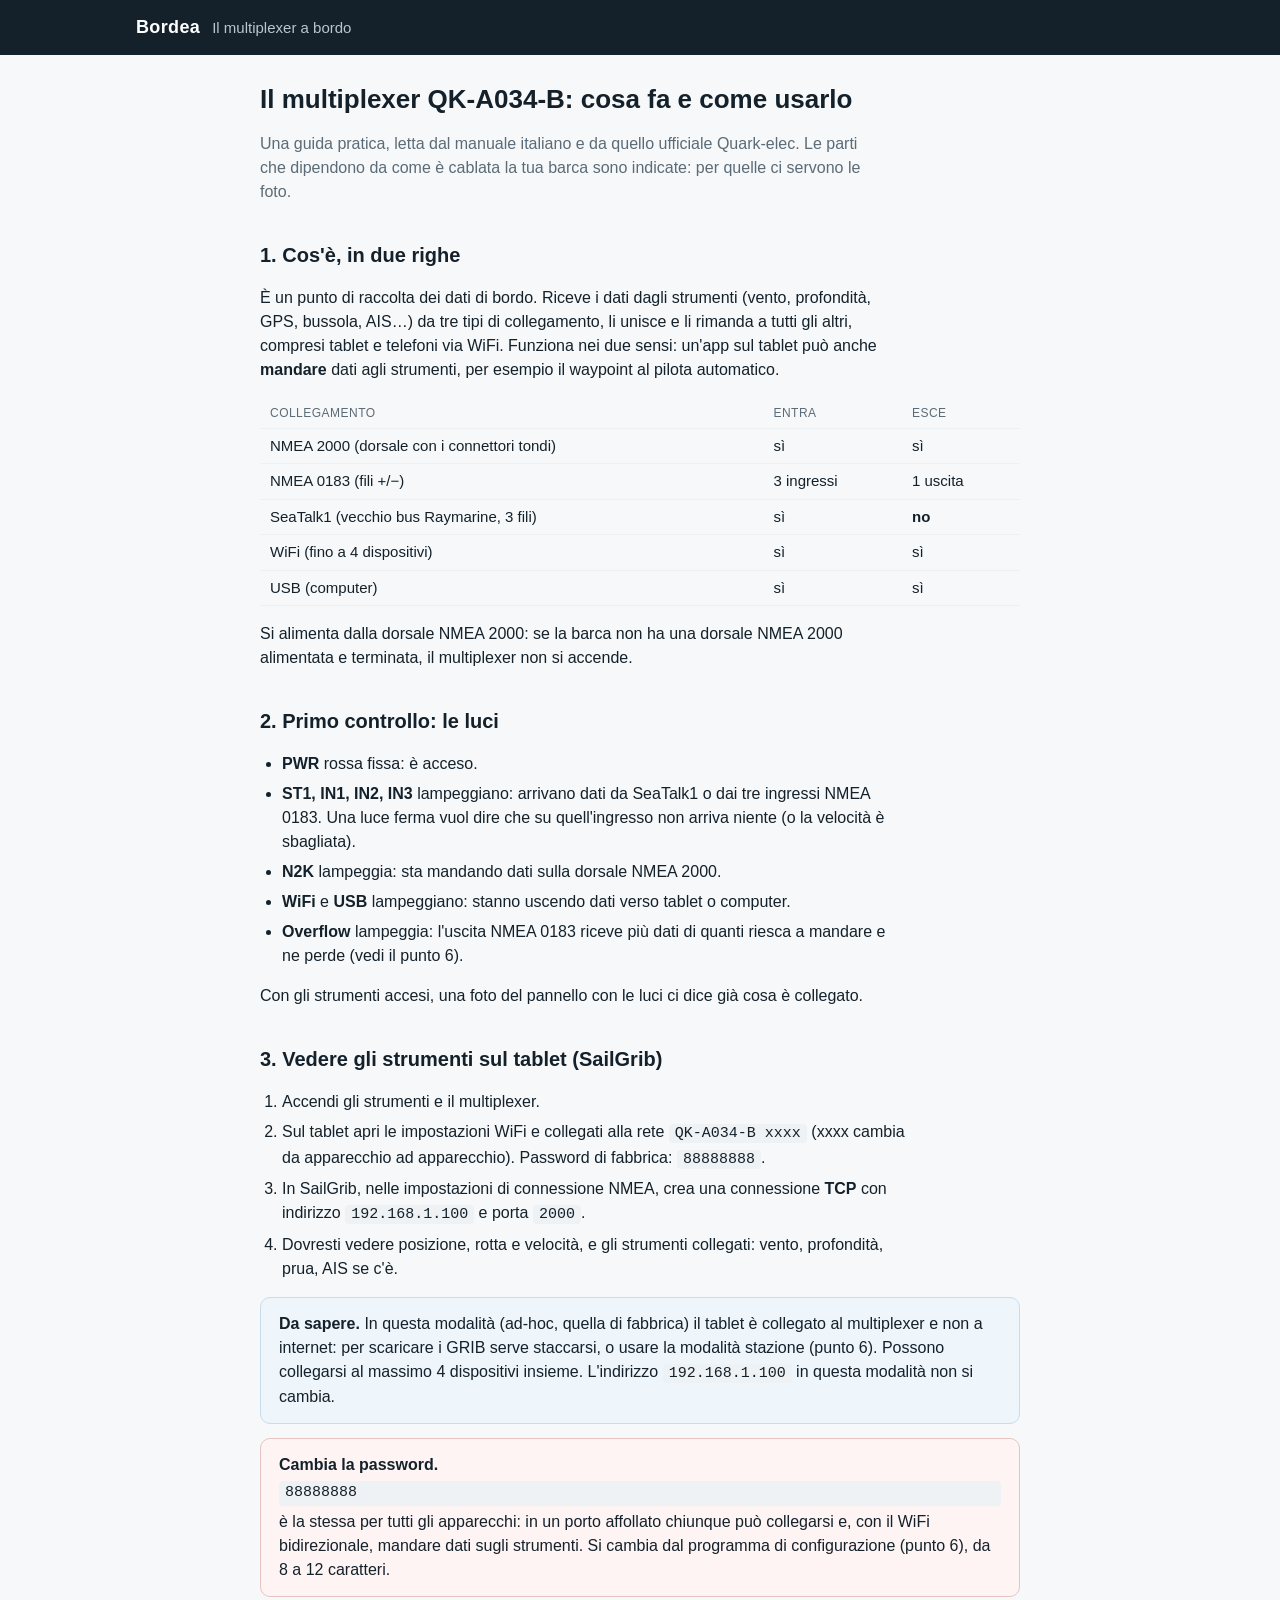
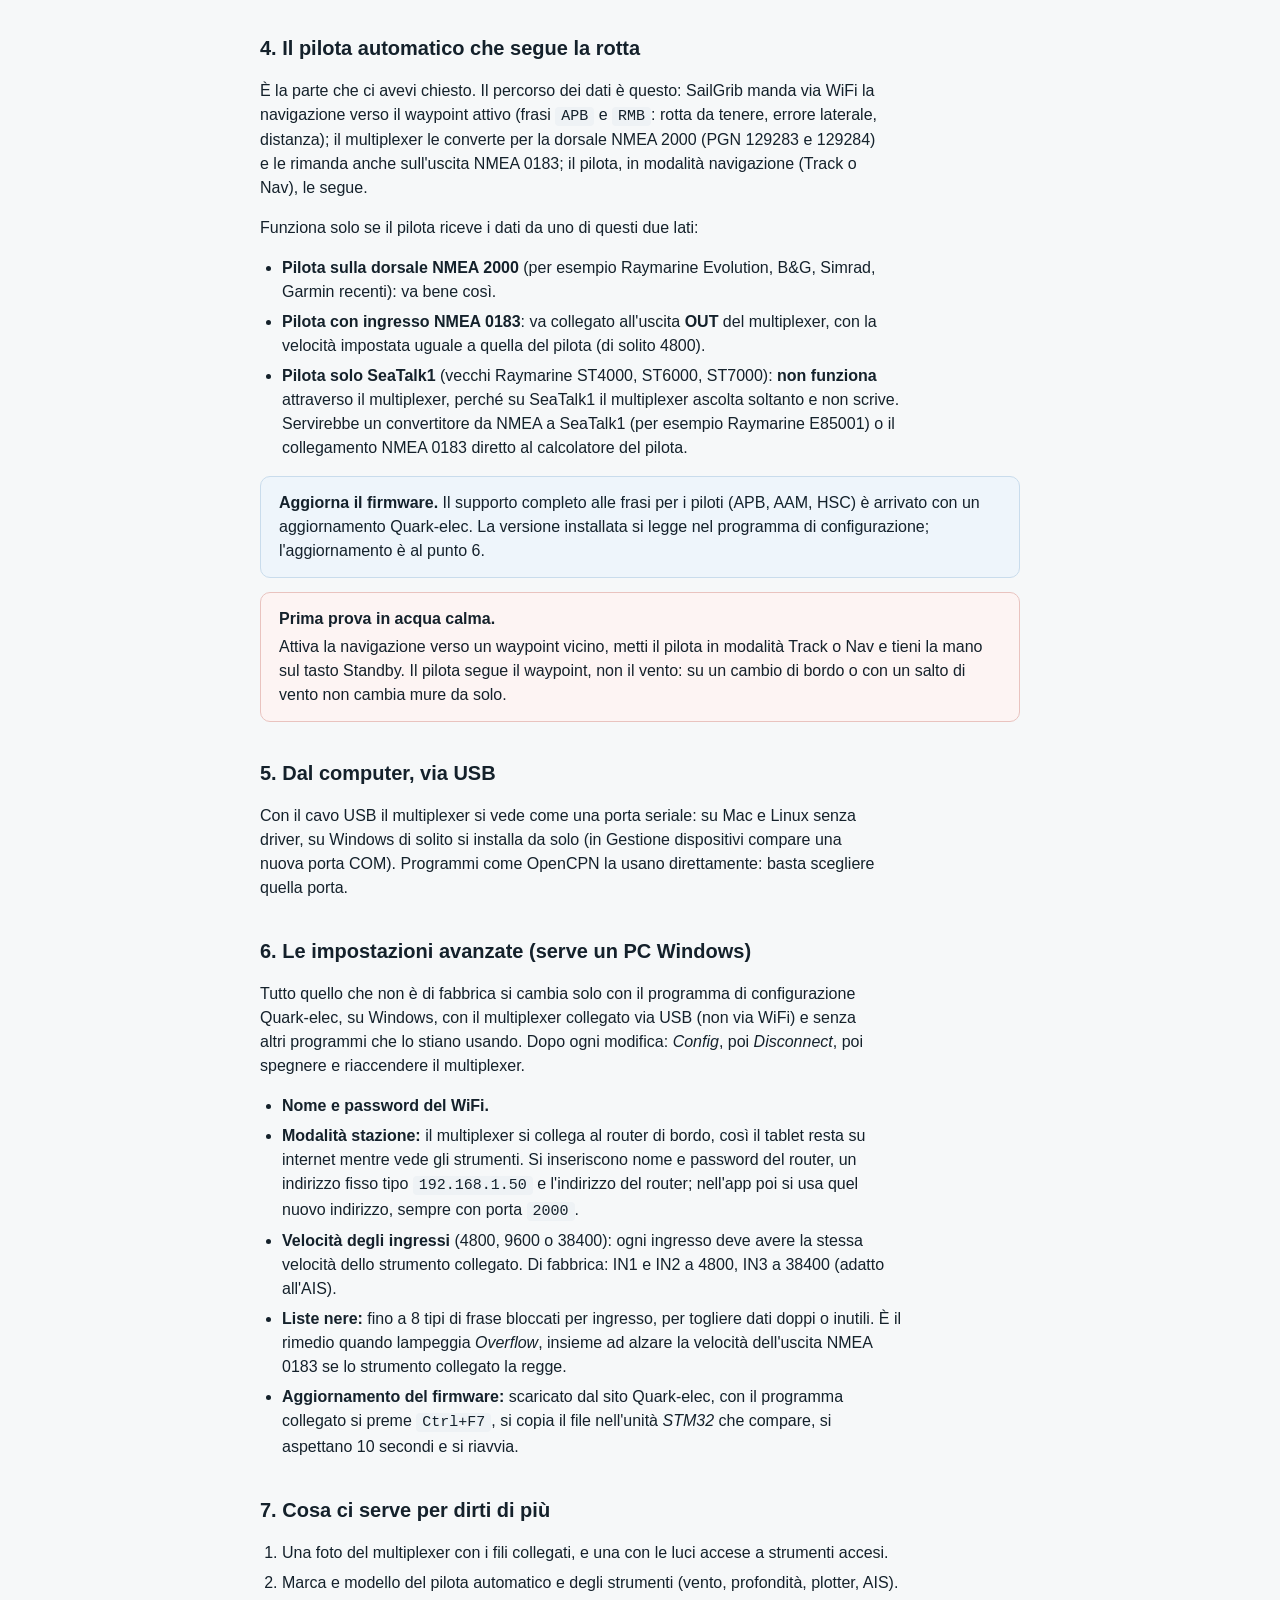
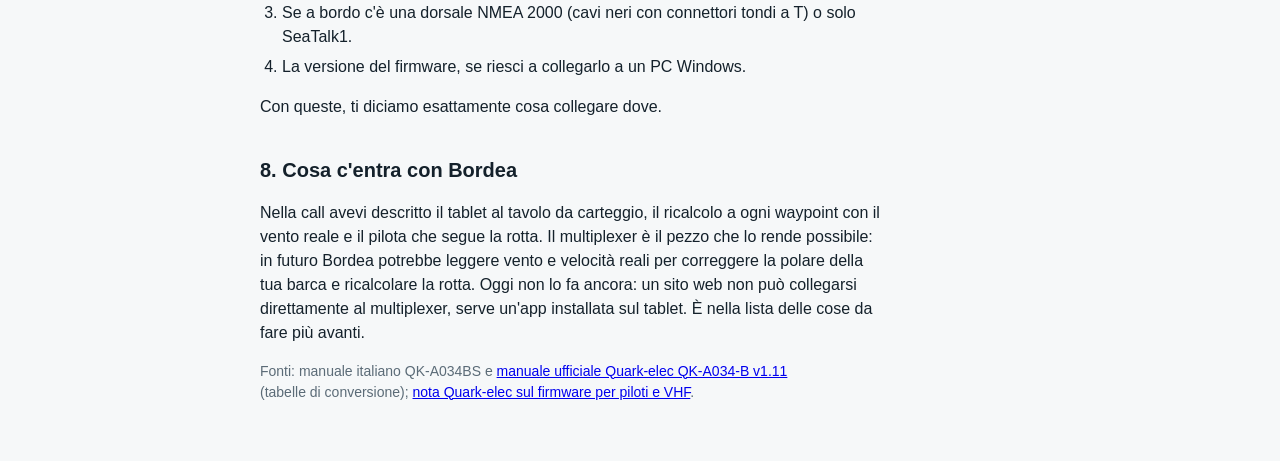
<file: multiplexer.html>
<!DOCTYPE html>
<html lang="it">
<head>
  <meta charset="utf-8">
  <meta name="viewport" content="width=device-width, initial-scale=1">
  <meta name="robots" content="noindex, nofollow">
  <title>Bordea · Il multiplexer QK-A034-B a bordo</title>
  <link rel="stylesheet" href="style.css">
  <style>
    .doc { max-width: 760px; padding: 28px 0 56px; }
    .doc h1 { font-size: 26px; line-height: 1.25; margin: 0 0 12px; }
    .doc h2 { font-size: 20px; margin: 36px 0 10px; }
    .doc p, .doc li { max-width: 70ch; }
    .doc ol, .doc ul { padding-left: 22px; }
    .doc li { margin-bottom: 6px; }
    .lead { color: var(--muted); }
    .box { background: var(--card); border: 1px solid var(--line); border-radius: var(--radius); padding: 14px 18px; margin: 14px 0; }
    .box.warn { border-color: #e9c3bf; background: #fdf4f3; }
    .box.tip { border-color: #c9dcec; background: #eef5fb; }
    .doc table { font-size: 15px; margin: 8px 0; }
    .doc td, .doc th { white-space: normal; text-align: left; vertical-align: top; }
    code { background: #eef2f5; padding: 1px 6px; border-radius: 4px; font-size: 15px; }
    .src { font-size: 14px; color: var(--muted); }
  </style>
</head>
<body>
  <header class="top">
    <div class="wrap">
      <span class="brand">Bordea</span>
      <span class="top-title">Il multiplexer a bordo</span>
    </div>
  </header>
  <main class="wrap doc">
    <h1>Il multiplexer QK-A034-B: cosa fa e come usarlo</h1>
    <p class="lead">Una guida pratica, letta dal manuale italiano e da quello ufficiale Quark-elec. Le parti che dipendono da come è cablata la tua barca sono indicate: per quelle ci servono le foto.</p>

    <h2>1. Cos'è, in due righe</h2>
    <p>È un punto di raccolta dei dati di bordo. Riceve i dati dagli strumenti (vento, profondità, GPS, bussola, AIS…) da tre tipi di collegamento, li unisce e li rimanda a tutti gli altri, compresi tablet e telefoni via WiFi. Funziona nei due sensi: un'app sul tablet può anche <b>mandare</b> dati agli strumenti, per esempio il waypoint al pilota automatico.</p>
    <table>
      <thead><tr><th>Collegamento</th><th>Entra</th><th>Esce</th></tr></thead>
      <tbody>
        <tr><td>NMEA 2000 (dorsale con i connettori tondi)</td><td>sì</td><td>sì</td></tr>
        <tr><td>NMEA 0183 (fili +/−)</td><td>3 ingressi</td><td>1 uscita</td></tr>
        <tr><td>SeaTalk1 (vecchio bus Raymarine, 3 fili)</td><td>sì</td><td><b>no</b></td></tr>
        <tr><td>WiFi (fino a 4 dispositivi)</td><td>sì</td><td>sì</td></tr>
        <tr><td>USB (computer)</td><td>sì</td><td>sì</td></tr>
      </tbody>
    </table>
    <p>Si alimenta dalla dorsale NMEA 2000: se la barca non ha una dorsale NMEA 2000 alimentata e terminata, il multiplexer non si accende.</p>

    <h2>2. Primo controllo: le luci</h2>
    <ul>
      <li><b>PWR</b> rossa fissa: è acceso.</li>
      <li><b>ST1, IN1, IN2, IN3</b> lampeggiano: arrivano dati da SeaTalk1 o dai tre ingressi NMEA 0183. Una luce ferma vuol dire che su quell'ingresso non arriva niente (o la velocità è sbagliata).</li>
      <li><b>N2K</b> lampeggia: sta mandando dati sulla dorsale NMEA 2000.</li>
      <li><b>WiFi</b> e <b>USB</b> lampeggiano: stanno uscendo dati verso tablet o computer.</li>
      <li><b>Overflow</b> lampeggia: l'uscita NMEA 0183 riceve più dati di quanti riesca a mandare e ne perde (vedi il punto 6).</li>
    </ul>
    <p>Con gli strumenti accesi, una foto del pannello con le luci ci dice già cosa è collegato.</p>

    <h2>3. Vedere gli strumenti sul tablet (SailGrib)</h2>
    <ol>
      <li>Accendi gli strumenti e il multiplexer.</li>
      <li>Sul tablet apri le impostazioni WiFi e collegati alla rete <code>QK-A034-B xxxx</code> (xxxx cambia da apparecchio ad apparecchio). Password di fabbrica: <code>88888888</code>.</li>
      <li>In SailGrib, nelle impostazioni di connessione NMEA, crea una connessione <b>TCP</b> con indirizzo <code>192.168.1.100</code> e porta <code>2000</code>.</li>
      <li>Dovresti vedere posizione, rotta e velocità, e gli strumenti collegati: vento, profondità, prua, AIS se c'è.</li>
    </ol>
    <div class="box tip">
      <b>Da sapere.</b> In questa modalità (ad-hoc, quella di fabbrica) il tablet è collegato al multiplexer e non a internet: per scaricare i GRIB serve staccarsi, o usare la modalità stazione (punto 6). Possono collegarsi al massimo 4 dispositivi insieme. L'indirizzo <code>192.168.1.100</code> in questa modalità non si cambia.
    </div>
    <div class="box warn">
      <b>Cambia la password.</b> <code>88888888</code> è la stessa per tutti gli apparecchi: in un porto affollato chiunque può collegarsi e, con il WiFi bidirezionale, mandare dati sugli strumenti. Si cambia dal programma di configurazione (punto 6), da 8 a 12 caratteri.
    </div>

    <h2>4. Il pilota automatico che segue la rotta</h2>
    <p>È la parte che ci avevi chiesto. Il percorso dei dati è questo: SailGrib manda via WiFi la navigazione verso il waypoint attivo (frasi <code>APB</code> e <code>RMB</code>: rotta da tenere, errore laterale, distanza); il multiplexer le converte per la dorsale NMEA 2000 (PGN 129283 e 129284) e le rimanda anche sull'uscita NMEA 0183; il pilota, in modalità navigazione (Track o Nav), le segue.</p>
    <p>Funziona solo se il pilota riceve i dati da uno di questi due lati:</p>
    <ul>
      <li><b>Pilota sulla dorsale NMEA 2000</b> (per esempio Raymarine Evolution, B&amp;G, Simrad, Garmin recenti): va bene così.</li>
      <li><b>Pilota con ingresso NMEA 0183</b>: va collegato all'uscita <b>OUT</b> del multiplexer, con la velocità impostata uguale a quella del pilota (di solito 4800).</li>
      <li><b>Pilota solo SeaTalk1</b> (vecchi Raymarine ST4000, ST6000, ST7000): <b>non funziona</b> attraverso il multiplexer, perché su SeaTalk1 il multiplexer ascolta soltanto e non scrive. Servirebbe un convertitore da NMEA a SeaTalk1 (per esempio Raymarine E85001) o il collegamento NMEA 0183 diretto al calcolatore del pilota.</li>
    </ul>
    <div class="box tip">
      <b>Aggiorna il firmware.</b> Il supporto completo alle frasi per i piloti (APB, AAM, HSC) è arrivato con un aggiornamento Quark-elec. La versione installata si legge nel programma di configurazione; l'aggiornamento è al punto 6.
    </div>
    <div class="box warn">
      <b>Prima prova in acqua calma.</b> Attiva la navigazione verso un waypoint vicino, metti il pilota in modalità Track o Nav e tieni la mano sul tasto Standby. Il pilota segue il waypoint, non il vento: su un cambio di bordo o con un salto di vento non cambia mure da solo.
    </div>

    <h2>5. Dal computer, via USB</h2>
    <p>Con il cavo USB il multiplexer si vede come una porta seriale: su Mac e Linux senza driver, su Windows di solito si installa da solo (in Gestione dispositivi compare una nuova porta COM). Programmi come OpenCPN la usano direttamente: basta scegliere quella porta.</p>

    <h2>6. Le impostazioni avanzate (serve un PC Windows)</h2>
    <p>Tutto quello che non è di fabbrica si cambia solo con il programma di configurazione Quark-elec, su Windows, con il multiplexer collegato via USB (non via WiFi) e senza altri programmi che lo stiano usando. Dopo ogni modifica: <i>Config</i>, poi <i>Disconnect</i>, poi spegnere e riaccendere il multiplexer.</p>
    <ul>
      <li><b>Nome e password del WiFi.</b></li>
      <li><b>Modalità stazione:</b> il multiplexer si collega al router di bordo, così il tablet resta su internet mentre vede gli strumenti. Si inseriscono nome e password del router, un indirizzo fisso tipo <code>192.168.1.50</code> e l'indirizzo del router; nell'app poi si usa quel nuovo indirizzo, sempre con porta <code>2000</code>.</li>
      <li><b>Velocità degli ingressi</b> (4800, 9600 o 38400): ogni ingresso deve avere la stessa velocità dello strumento collegato. Di fabbrica: IN1 e IN2 a 4800, IN3 a 38400 (adatto all'AIS).</li>
      <li><b>Liste nere:</b> fino a 8 tipi di frase bloccati per ingresso, per togliere dati doppi o inutili. È il rimedio quando lampeggia <i>Overflow</i>, insieme ad alzare la velocità dell'uscita NMEA 0183 se lo strumento collegato la regge.</li>
      <li><b>Aggiornamento del firmware:</b> scaricato dal sito Quark-elec, con il programma collegato si preme <code>Ctrl+F7</code>, si copia il file nell'unità <i>STM32</i> che compare, si aspettano 10 secondi e si riavvia.</li>
    </ul>

    <h2>7. Cosa ci serve per dirti di più</h2>
    <ol>
      <li>Una foto del multiplexer con i fili collegati, e una con le luci accese a strumenti accesi.</li>
      <li>Marca e modello del pilota automatico e degli strumenti (vento, profondità, plotter, AIS).</li>
      <li>Se a bordo c'è una dorsale NMEA 2000 (cavi neri con connettori tondi a T) o solo SeaTalk1.</li>
      <li>La versione del firmware, se riesci a collegarlo a un PC Windows.</li>
    </ol>
    <p>Con queste, ti diciamo esattamente cosa collegare dove.</p>

    <h2>8. Cosa c'entra con Bordea</h2>
    <p>Nella call avevi descritto il tablet al tavolo da carteggio, il ricalcolo a ogni waypoint con il vento reale e il pilota che segue la rotta. Il multiplexer è il pezzo che lo rende possibile: in futuro Bordea potrebbe leggere vento e velocità reali per correggere la polare della tua barca e ricalcolare la rotta. Oggi non lo fa ancora: un sito web non può collegarsi direttamente al multiplexer, serve un'app installata sul tablet. È nella lista delle cose da fare più avanti.</p>

    <p class="src">Fonti: manuale italiano QK-A034BS e <a href="https://www.quark-elec.com/doc/QK-A034-B_manual.pdf">manuale ufficiale Quark-elec QK-A034-B v1.11</a> (tabelle di conversione); <a href="https://www.quark-elec.com/new-firmware-updated-for-a034-a034-b-to-support-dsc-messages/">nota Quark-elec sul firmware per piloti e VHF</a>.</p>
  </main>
</body>
</html>
</file>
<file: style.css>
:root {
  --ink: #14212b;
  --muted: #5b6b77;
  --line: #dde3e8;
  --paper: #f6f8f9;
  --card: #ffffff;
  --sea: #1f5f8b;
  --sail: #1f6fb2;
  --motor: #d9822b;
  --slow: #8fb8dc;
  --limit: #c2372f;
  --call: #8a96a0;
  --ok: #2f7d4f;
  --radius: 10px;
}

* { box-sizing: border-box; }

body {
  margin: 0;
  font: 16px/1.5 -apple-system, BlinkMacSystemFont, "Segoe UI", Roboto, "Helvetica Neue", Arial, sans-serif;
  color: var(--ink);
  background: var(--paper);
}

.wrap { max-width: 1040px; margin: 0 auto; padding: 0 16px; }

.top { background: var(--ink); color: #fff; }
.top .wrap { display: flex; gap: 12px; align-items: baseline; padding-top: 14px; padding-bottom: 14px; }
.brand { font-weight: 700; letter-spacing: .02em; font-size: 18px; }
.top-title { color: #b9c6cf; font-size: 15px; }

.loading, .error { padding: 48px 0; color: var(--muted); }

.intro { padding: 28px 0 8px; }
.intro h1 { font-size: 26px; line-height: 1.25; margin: 0 0 12px; }
.intro p { margin: 0 0 12px; max-width: 70ch; }
.intro .boat { color: var(--muted); font-size: 15px; }

.changes { margin: 8px 0 0; padding-left: 20px; max-width: 75ch; }
.changes li { margin-bottom: 6px; }

.howto {
  display: flex; gap: 12px; align-items: flex-start;
  background: #e8f1f8; border-radius: var(--radius); padding: 14px 16px; margin: 20px 0;
  max-width: 75ch;
}
.howto i { font-size: 24px; color: var(--sea); margin-top: 2px; }
.howto p { margin: 0; }

.route {
  background: var(--card); border: 1px solid var(--line); border-radius: var(--radius);
  margin: 24px 0; overflow: hidden;
}
.route-head { padding: 18px 20px 10px; }
.route-head h2 { margin: 0; font-size: 21px; display: flex; gap: 10px; align-items: baseline; flex-wrap: wrap; }
.route-n {
  display: inline-grid; place-items: center; min-width: 28px; height: 28px; border-radius: 14px;
  background: var(--ink); color: #fff; font-size: 14px; font-weight: 600;
}
.badge { font-size: 13px; font-weight: 500; padding: 2px 8px; border-radius: 6px; background: #eef2f5; color: var(--muted); }
.route-meta { color: var(--muted); font-size: 14px; margin-top: 4px; }

.stats { display: grid; grid-template-columns: repeat(4, 1fr); gap: 1px; background: var(--line); border-top: 1px solid var(--line); border-bottom: 1px solid var(--line); }
.stat { background: var(--card); padding: 10px 16px; }
.stat .k { font-size: 12px; text-transform: uppercase; letter-spacing: .05em; color: var(--muted); }
.stat .v { font-size: 20px; font-weight: 600; font-variant-numeric: tabular-nums; }
.stat .was { font-size: 13px; color: var(--muted); font-variant-numeric: tabular-nums; }

.note { padding: 14px 20px; margin: 0; border-bottom: 1px solid var(--line); max-width: 85ch; }
.note b { font-weight: 600; }

.warn { padding: 0 20px 12px; display: flex; flex-direction: column; gap: 4px; }
.warn span { font-size: 14px; color: var(--limit); display: flex; gap: 6px; align-items: center; }

.map { height: 360px; border-bottom: 1px solid var(--line); background: #dfe9ef; }
.legend { display: flex; flex-wrap: wrap; gap: 14px; padding: 8px 20px; font-size: 13px; color: var(--muted); border-bottom: 1px solid var(--line); }
.legend span { display: inline-flex; align-items: center; gap: 6px; }
.sw { display: inline-block; width: 22px; height: 0; border-top: 4px solid; }
.sw.sail { border-color: var(--sail); }
.sw.slow { border-color: var(--slow); }
.sw.motor { border-color: var(--motor); }
.sw.limit { border-color: var(--limit); }
.sw.call { border-top: 3px dashed var(--call); }

.wind-arrow { color: var(--ink); font-size: 18px; line-height: 1; text-shadow: 0 0 3px #fff, 0 0 3px #fff; }

details.legs { border-bottom: 1px solid var(--line); }
details.legs summary { padding: 12px 20px; cursor: pointer; font-weight: 600; font-size: 15px; }
.table-wrap { overflow-x: auto; padding: 0 0 8px; }
table { border-collapse: collapse; width: 100%; font-size: 14px; font-variant-numeric: tabular-nums; }
th, td { padding: 6px 10px; text-align: right; white-space: nowrap; border-bottom: 1px solid #eef1f3; }
th { color: var(--muted); font-weight: 500; font-size: 12px; text-transform: uppercase; letter-spacing: .04em; }
th:first-child, td:first-child, th.l, td.l { text-align: left; }
tr.leg { cursor: pointer; }
tr.leg:hover, tr.leg.on { background: #f1f6fa; }
td .dot { display: inline-block; width: 10px; height: 10px; border-radius: 5px; margin-right: 6px; vertical-align: middle; }
td.bad { color: var(--limit); font-weight: 600; }

.feedback { padding: 16px 20px 20px; }
.feedback h3 { margin: 0 0 10px; font-size: 16px; }
textarea {
  width: 100%; min-height: 96px; resize: vertical; font: inherit; padding: 10px 12px;
  border: 1px solid var(--line); border-radius: 8px; background: #fbfcfd;
}
textarea:focus { outline: 2px solid #9cc3e3; border-color: transparent; }
.actions { display: flex; gap: 10px; flex-wrap: wrap; align-items: center; margin-top: 10px; }
button {
  font: inherit; font-size: 15px; display: inline-flex; align-items: center; gap: 8px;
  border-radius: 8px; padding: 9px 14px; border: 1px solid var(--line); background: #fff; color: var(--ink); cursor: pointer;
}
button.primary { background: var(--sea); border-color: var(--sea); color: #fff; }
button.rec { border-color: #e4b4b0; color: var(--limit); }
button.rec.on { background: var(--limit); border-color: var(--limit); color: #fff; }
button:disabled { opacity: .5; cursor: default; }
.timer { font-variant-numeric: tabular-nums; color: var(--limit); font-weight: 600; }
.status { font-size: 14px; color: var(--muted); }
.status.ok { color: var(--ok); }
.status.err { color: var(--limit); }
.clip { display: flex; gap: 10px; align-items: center; flex-wrap: wrap; margin-top: 10px; }
.clip audio { height: 36px; max-width: 100%; }
.sent { list-style: none; margin: 12px 0 0; padding: 0; font-size: 14px; color: var(--muted); }
.sent li { display: flex; gap: 6px; align-items: baseline; padding: 4px 0; }
.sent li i { color: var(--ok); }

.general { background: var(--card); border: 1px solid var(--line); border-radius: var(--radius); margin: 24px 0 48px; }

footer { color: var(--muted); font-size: 13px; padding: 0 0 40px; }

@media (max-width: 640px) {
  .intro h1 { font-size: 22px; }
  .stats { grid-template-columns: repeat(2, 1fr); }
  .map { height: 300px; }
  .route-head, .note, .feedback { padding-left: 14px; padding-right: 14px; }
}

.badge.synthetic { background: #fbeee0; color: #9a5a17; }
.scenario { display: flex; gap: 10px; padding: 14px 20px; margin: 0; border-bottom: 1px solid var(--line); background: #fdf7f0; }
.scenario p { margin: 0; max-width: 85ch; }
.scenario i { color: #9a5a17; font-size: 20px; flex: none; margin-top: 2px; }
.scenario b { font-weight: 600; }
@media (max-width: 640px) { .scenario { padding-left: 14px; padding-right: 14px; } }

details.legs summary.explicit { list-style: none; display: flex; flex-wrap: wrap; align-items: center; gap: 6px 12px; font-weight: 400; }
details.legs summary.explicit::-webkit-details-marker { display: none; }
.legs-btn { display: inline-flex; align-items: center; gap: 6px; padding: 7px 12px; border: 1px solid var(--sea); border-radius: 8px; color: var(--sea); font-weight: 600; }
.legs-btn i { transition: transform .15s; }
details.legs[open] .legs-btn i { transform: rotate(180deg); }
details.legs summary.explicit:hover .legs-btn { background: #eef5fb; }
.legs-hint { font-size: 14px; color: var(--muted); }
@media (max-width: 640px) { details.legs summary { padding-left: 14px; padding-right: 14px; } }
</file>
